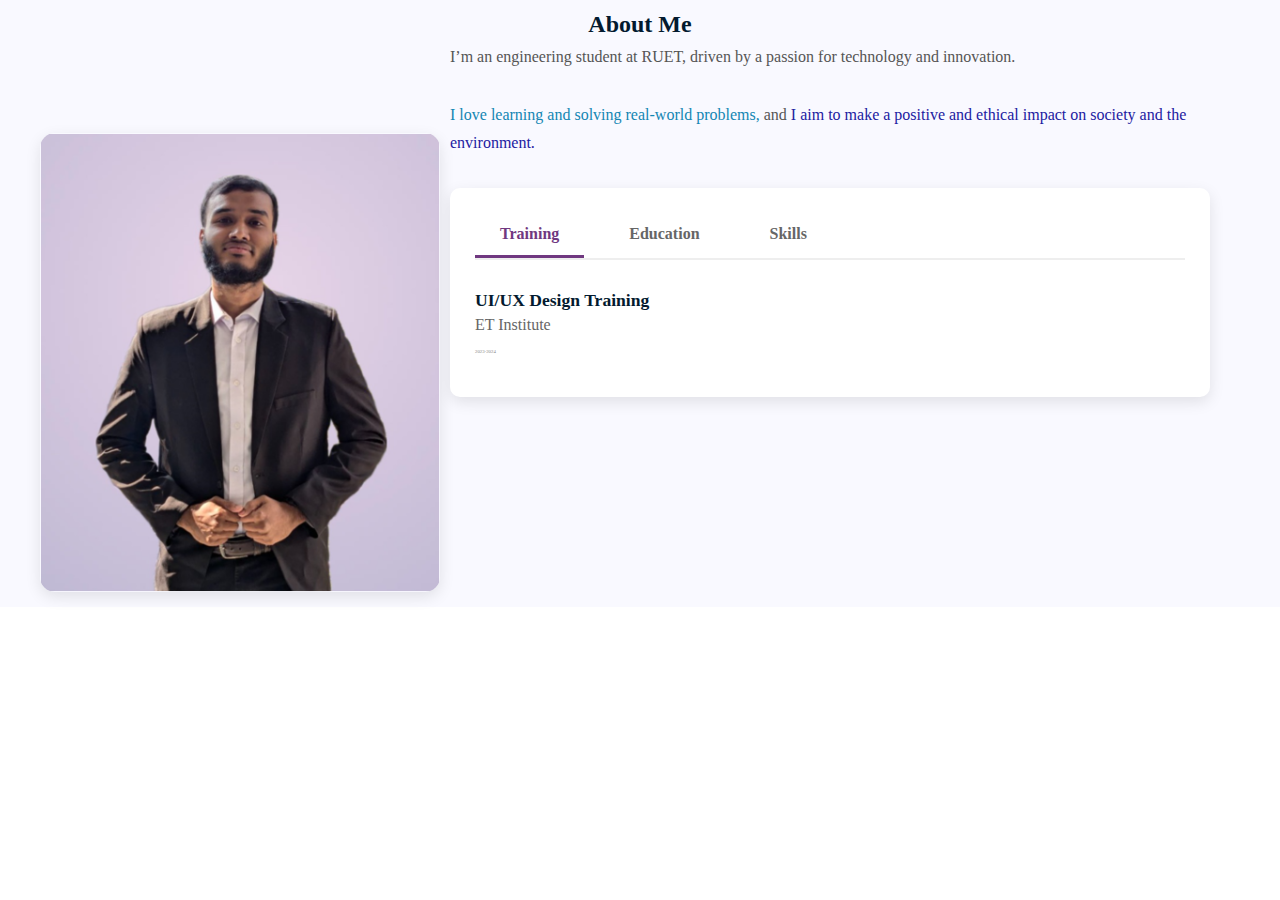
<file: about.html>
<!DOCTYPE html>
<html lang="en">
  <head>
    <meta charset="UTF-8" />
    <meta name="viewport" content="width=device-width, initial-scale=1.0" />

    <title>About-|Portfolio</title>
    <link rel="stylesheet" href="css/style.css" />
  </head>
  <body>
    <!-- about -->
    <!-- About Section -->
    <div id="about">
      <div class="container">
        <h1 class="section-title">About Me</h1>
        <div class="about-row">
          <div class="about-photo">
            <br />
            <br />
            <br />
            <br />
            <br />
            <img src="image/tall.png" alt="Atikul's Photo" "/>
          </div>
          <div class="about-content">
            <div class="description">
              <p>
                I’m an engineering student at RUET, driven by a passion for
                technology and innovation.<br />
                <br />
                <span style="color: rgb(19, 134, 179)"
                  >I love learning and solving real-world problems,</span
                >
                and
                <span style="color: rgb(28, 32, 161)"
                  >I aim to make a positive and ethical impact on society and
                  the environment.</span
                >
              </p>
            </div>

            <div class="experience-tabs">
              <div class="tab-header">
                <div class="tab-link active" onclick="openTab('training')">
                  Training
                </div>
                <div class="tab-link" onclick="openTab('education')">
                  Education
                </div>
                <div class="tab-link" onclick="openTab('skills')">Skills</div>
              </div>

              <div class="tab-content active" id="training">
                <ul class="experience-list">
                  <li>
                    <span>UI/UX Design Training</span>
                    <p>ET Institute</p>
                    <small>2023-2024</small>
                  </li>
                </ul>
              </div>

              <div class="tab-content" id="education">
                <!-- Add education content here -->
              </div>

              <div class="tab-content" id="skills">
                <!-- Add skills content here -->
              </div>
            </div>
          </div>
        </div>
      </div>
    </div>

    <script>
      function openTab(tabName) {
        // Hide all tab contents
        document.querySelectorAll(".tab-content").forEach((tab) => {
          tab.classList.remove("active");
        });

        // Remove active class from all tab links
        document.querySelectorAll(".tab-link").forEach((link) => {
          link.classList.remove("active");
        });

        // Show selected tab content
        document.getElementById(tabName).classList.add("active");

        // Add active class to clicked tab link
        event.currentTarget.classList.add("active");
      }
    </script>
  </body>
</html>
</file>
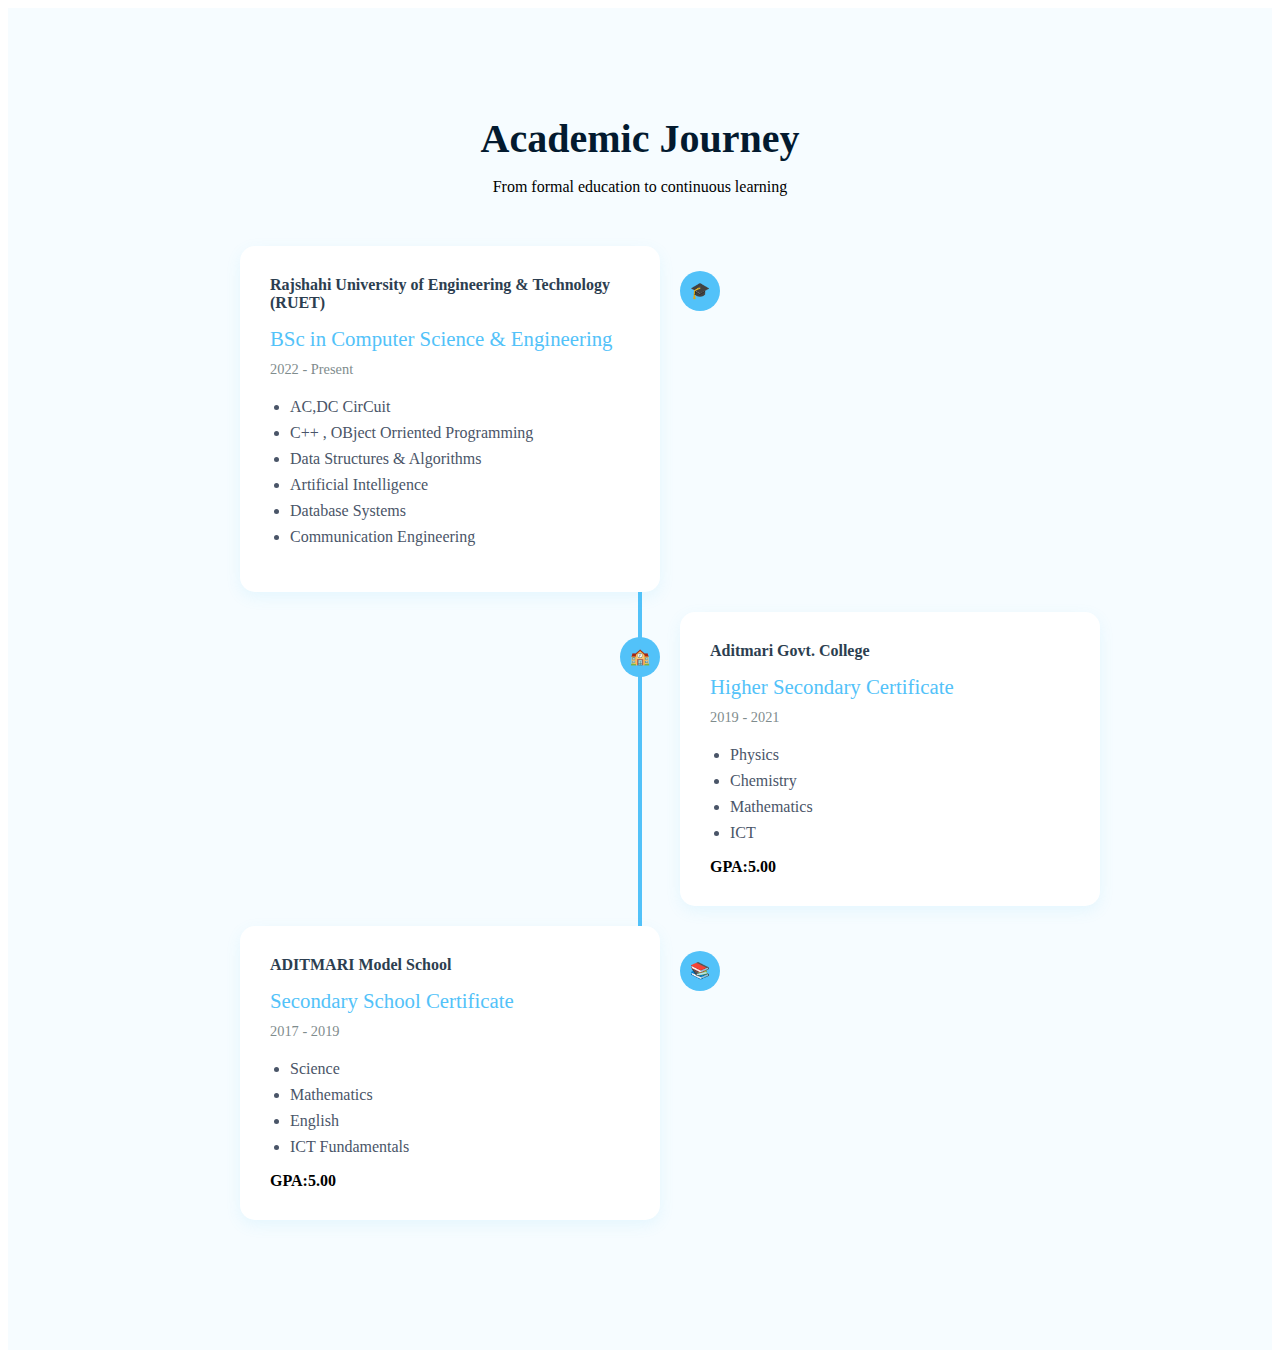
<file: education.html>
<!DOCTYPE html>
<html lang="en">
  <head>
    <meta charset="UTF-8" />
    <title>Atikul's Education</title>
    <style>
      /* Education Page Styles */
      .education-section {
        padding: 80px 20px;
        background: rgba(82, 194, 249, 0.05);
      }

      .timeline-container {
        max-width: 800px;
        margin: 50px auto;
        position: relative;
      }

      .timeline-line {
        position: absolute;
        left: 50%;
        width: 4px;
        background: #52c2f9;
        height: 100%;
        transform: translateX(-50%);
      }

      .timeline-item {
        padding: 30px;
        width: 45%;
        background: white;
        border-radius: 15px;
        margin: 20px 0;
        box-shadow: 0 5px 15px rgba(82, 194, 249, 0.1);
        position: relative;
      }

      .timeline-item.left {
        margin-right: 55%;
      }

      .timeline-item.right {
        margin-left: 55%;
      }

      .timeline-icon {
        width: 40px;
        height: 40px;
        background: #52c2f9;
        border-radius: 50%;
        position: absolute;
        top: 25px;
        display: flex;
        align-items: center;
        justify-content: center;
        color: white;
      }

      .timeline-item.left .timeline-icon {
        right: -60px;
      }

      .timeline-item.right .timeline-icon {
        left: -60px;
      }

      .education-header {
        text-align: center;
        margin-bottom: 50px;
      }

      .education-header h1 {
        color: #031a2f;
        font-size: 2.5em;
        margin-bottom: 15px;
      }

      .degree {
        color: #52c2f9;
        font-size: 1.3em;
        margin-bottom: 10px;
      }

      .institution {
        color: #2c3e50;
        font-weight: 600;
        margin-bottom: 15px;
      }

      .duration {
        color: #7f8c8d;
        font-size: 0.9em;
      }

      .courses-list {
        margin-top: 20px;
        padding-left: 20px;
      }

      .courses-list li {
        margin: 8px 0;
        color: #4a5568;
      }

      @media (max-width: 768px) {
        .timeline-item {
          width: 90%;
          margin: 20px auto !important;
        }

        .timeline-line {
          left: 20px;
        }

        .timeline-icon {
          left: -25px !important;
          right: auto !important;
        }
      }
    </style>
  </head>
  <body>
    <!-- Navigation (Same as index.html) -->

    <section class="education-section">
      <div class="education-header">
        <h1>Academic Journey</h1>
        <p>From formal education to continuous learning</p>
      </div>

      <div class="timeline-container">
        <div class="timeline-line"></div>

        <!-- RUET -->
        <div class="timeline-item left">
          <div class="timeline-icon">🎓</div>
          <div class="institution">
            Rajshahi University of Engineering & Technology (RUET)
          </div>
          <div class="degree">BSc in Computer Science & Engineering</div>
          <div class="duration">2022 - Present</div>
          <ul class="courses-list">
            <li>AC,DC CirCuit</li>
            <li>C++ , OBject Orriented Programming</li>
            <li>Data Structures & Algorithms</li>
            <li>Artificial Intelligence</li>
            <li>Database Systems</li>
            <li>Communication Engineering</li>
          </ul>
        </div>

        <!-- College -->
        <div class="timeline-item right">
          <div class="timeline-icon">🏫</div>
          <div class="institution">Aditmari Govt. College</div>
          <div class="degree">Higher Secondary Certificate</div>
          <div class="duration">2019 - 2021</div>
          <ul class="courses-list">
            <li>Physics</li>
            <li>Chemistry</li>
            <li>Mathematics</li>
            <li>ICT</li>
          </ul>
          <strong> GPA:5.00 </strong>
        </div>

        <!-- School -->
        <div class="timeline-item left">
          <div class="timeline-icon">📚</div>
          <div class="institution">ADITMARI Model School</div>
          <div class="degree">Secondary School Certificate</div>
          <div class="duration">2017 - 2019</div>
          <ul class="courses-list">
            <li>Science</li>
            <li>Mathematics</li>
            <li>English</li>
            <li>ICT Fundamentals</li>
          </ul>
          <strong> GPA:5.00 </strong>
        </div>
      </div>
    </section>
  </body>
</html>
</file>
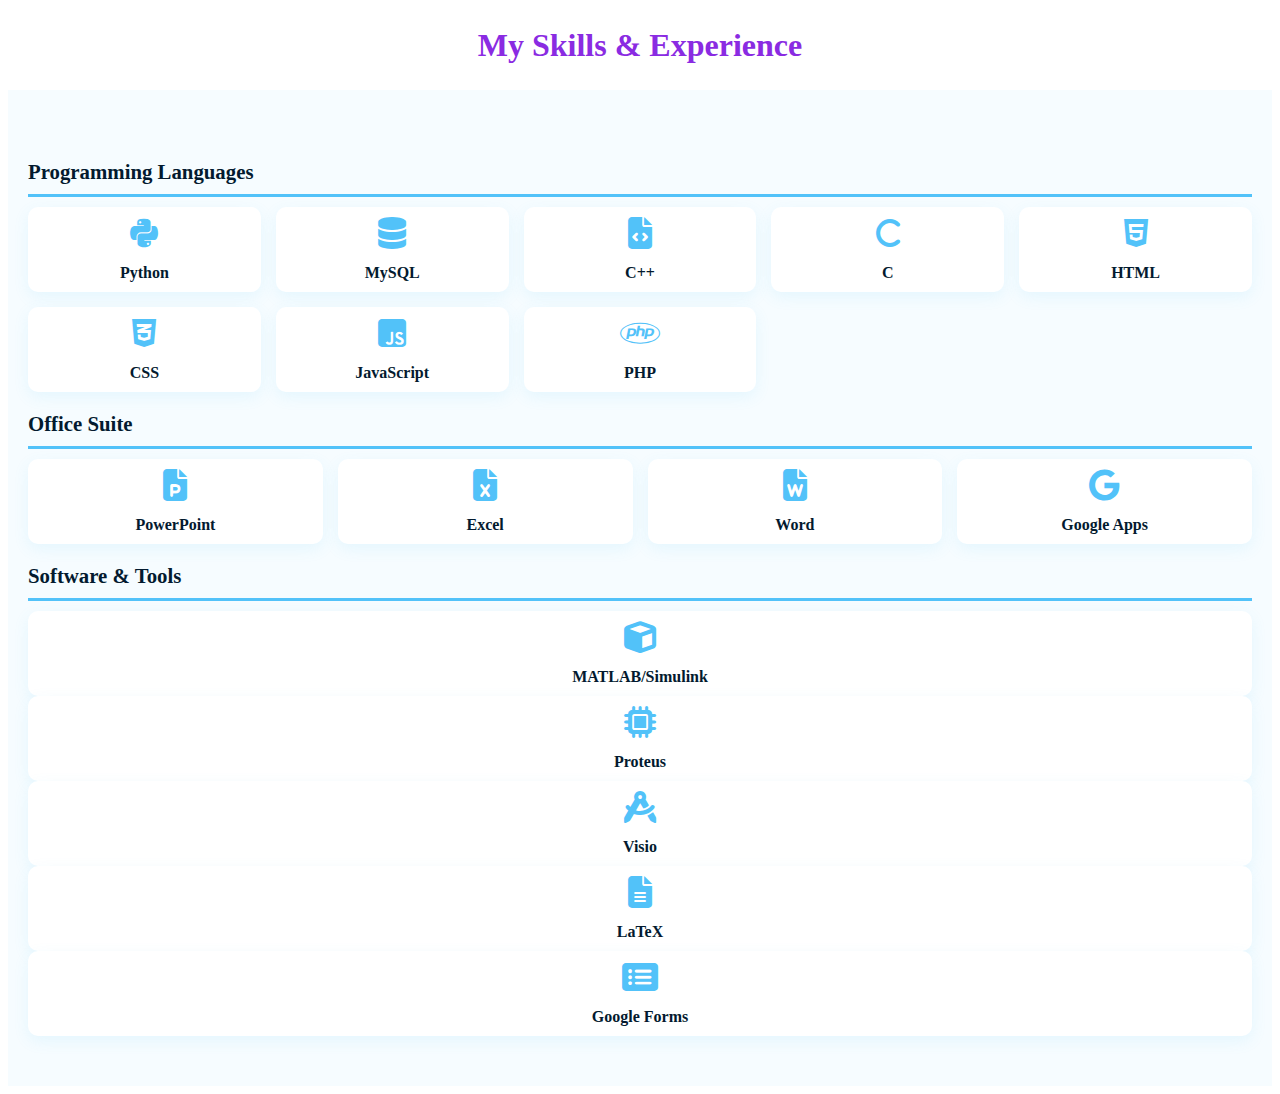
<file: experience.html>
<!DOCTYPE html>
<html lang="en">
  <head>
    <meta charset="UTF-8" />
    <title>Skills - Atikul Islam</title>
    <link
      rel="stylesheet"
      href="https://cdnjs.cloudflare.com/ajax/libs/font-awesome/6.4.0/css/all.min.css"
    />
    <link rel="stylesheet" href="https://cdnjs.cloudflare.com/ajax/libs/font-awesome/6.4.0/css/all.min.css">
    <style>
      .skills-section {
        padding: 50px 20px;
        background: rgba(82, 194, 249, 0.05);
      }

      .category-container {
        max-width: 1200px;
        margin: 0 auto;
      }

      .category-title {
        color: #031a2f;
        font-size: 1.3em;
        margin: 20px 0 10px;
        border-bottom: 3px solid #52c2f9;
        padding-bottom: 10px;
      }

      .skills-grid {
        display: grid;
        grid-template-columns: repeat(auto-fit, minmax(200px, 1fr));
        gap: 15px;
        margin-bottom: 10px;
      }

      .skill-card {
        background: white;
        padding: 10px;
        border-radius: 10px;
        box-shadow: 0 5px 15px rgba(82, 194, 249, 0.1);
        transition: all 0.3s ease;
        text-align: center;
      }

      .skill-card:hover {
        transform: translateY(-5px);
        box-shadow: 0 10px 25px rgba(82, 194, 249, 0.2);
      }

      .skill-icon {
        font-size: 2rem;
        color: #52c2f9;
        margin-bottom: 15px;
      }

      .skill-name {
        color: #031a2f;
        font-size: 1.1 em;
        font-weight: 600;
      }
    </style>
  </head>
  <body>
    <!-- Navigation (Same as other pages) -->
<h2 style="text-align: center  ;font-size:2rem ; font-weight: 700; color: blueviolet;">My Skills & Experience </h2>
    <section class="skills-section">
      <!-- < class="category-container"> -->
        <h2 class="category-title">Programming Languages</h2>
        <div class="skills-grid">
          <div class="skill-card">
            <i class="skill-icon fab fa-python"></i>
            <div class="skill-name">Python</div>
          </div>
          <div class="skill-card">
            <i class="skill-icon fas fa-database"></i>
            <div class="skill-name">MySQL</div>
          </div>
          <div class="skill-card">
            <i class="skill-icon fas fa-file-code"></i>
            <div class="skill-name">C++</div>
          </div>
          <div class="skill-card">
            <i class="skill-icon fas fa-c"></i>
            <div class="skill-name">C</div>
          </div>
          <div class="skill-card">
            <i class="skill-icon fab fa-html5"></i>
            <div class="skill-name">HTML</div>
          </div>
          <div class="skill-card">
            <i class="skill-icon fab fa-css3-alt"></i>
            <div class="skill-name">CSS</div>
          </div>
          <div class="skill-card">
            <i class="skill-icon fab fa-js-square"></i>
            <div class="skill-name">JavaScript</div>
          </div>
          <div class="skill-card">
            <i class="skill-icon fab fa-php"></i>
            <div class="skill-name">PHP</div>
          </div>
        </div>

        <h2 class="category-title">Office Suite</h2>
        <div class="skills-grid">
          <div class="skill-card">
            <i class="skill-icon fas fa-file-powerpoint"></i>
            <div class="skill-name">PowerPoint</div>
          </div>
          <div class="skill-card">
            <i class="skill-icon fas fa-file-excel"></i>
            <div class="skill-name">Excel</div>
          </div>
          <div class="skill-card">
            <i class="skill-icon fas fa-file-word"></i>
            <div class="skill-name">Word</div>
          </div>
          <div class="skill-card">
            <i class="skill-icon fab fa-google"></i>
            <div class="skill-name">Google Apps</div>
          </div>
        </div>

        <h2 class="category-title">Software & Tools</h2>
          <div class="skill-card">
            <i class="skill-icon fas fa-cube"></i>
            <div class="skill-name">MATLAB/Simulink</div>
          </div>
          <div class="skill-card">
            <i class="skill-icon fas fa-microchip"></i>
            <div class="skill-name">Proteus</div>
          </div>
          <div class="skill-card">
            <i class="skill-icon fas fa-drafting-compass"></i>
            <div class="skill-name">Visio</div>
          </div>
          <div class="skill-card">
            <i class="skill-icon fas fa-file-alt"></i>
            <div class="skill-name">LaTeX</div>
          </div>
    
          <div class="skill-card">
            <i class="skill-icon fas fa-list-alt"></i>
            <div class="skill-name">Google Forms</div>
          </div>
         
        </div>
      </div>
    </section>
  </body>
</html>
</file>
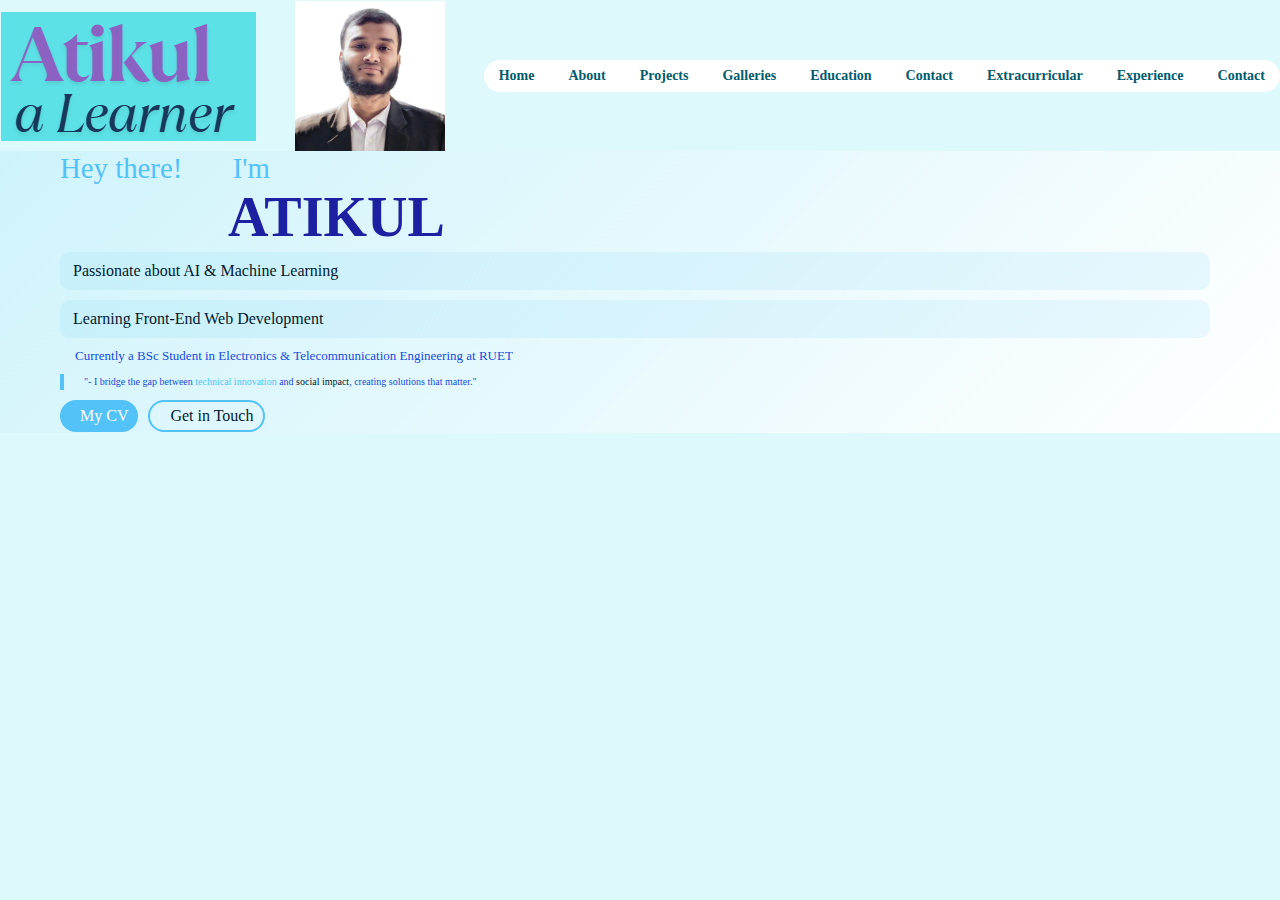
<file: home.html>
<title>Atikul| Dev</title>

    <link rel="icon" href="images/favicon.ico" type="image/x-icon" />

    <title>Atikul's Portfolio</title>
    <link rel="stylesheet" href="css/style.css" />
    <link
      rel="eet"
      href="https://cdnjs.cloudflare.com/ajax/libs/font-awesome/6.4.0/css/all.min.css"
    />
    <!-- In HTML head -->
    <link
      href="https://fonts.googleapis.com/css2?family=Inter:wght@400;600;700&display=swap"
      rel="eet"
    />
    <!-- Preload critical resources -->
    <link rel="preload" href="css/main.css" as="style" />
    <link rel="preload" href="js/main.js" as="script" />

    <!-- Preconnect to external resources -->
    <link rel="preconnect" href="https://fonts.gstatic.com" />
  </head>

  <body>
    <!-- Header -->
    <div id="header">
        <!-- Navigation Bar -->
        <div class="container">
          <nav>
            <img src="image/logo.png" alt="logo Picture" />
            <img
              src="image/pasport.jpg"
              style="height: 150px"
              alt="profile Picture"
            />
  
            <ul>
              <li><a href="home.html" data-page="home.html">Home</a></li>
              <li><a href="about.html" data-page="about.html">About</a></li>
              <li><a href="projects.html" data-page="projects.html">Projects</a></li>
              <li><a href="galleries.html" data-page="galleries.html">Galleries</a></li>
              <li><a href="education.html" data-page="education.html">Education</a></li>
              <li><a href="contact.html" data-page="contact.html">Contact</a></li>
              <li>
                <a href="extra.html" data-page="extracurricular.html">Extracurricular</a>
              </li>
              <li><a href="experience.html" data-page="experience.html">Experience</a></li>
              <li><a href="contact.html" data-page="contact.html">Contact</a></li>
            </ul>
          </nav>
          <div class="about-section">
              <div class="container">
                  <div class="about-row">
                     
                      <div class="about-content">
                          <Span class="greeting">Hey there!&nbsp &nbsp&nbsp&nbsp&nbsp I'm</Span>
                          <h3  class="name" style="color:rgb(28, 32, 161)">&nbsp&nbsp&nbsp&nbsp&nbsp&nbsp&nbsp&nbsp&nbsp&nbsp&nbsp&nbspATIKUL</h3>
                          
                          <div class="passion-statement">
                              <div class="passion-item">
                                  <i class="fas fa-brain"></i>
                                  <span>Passionate about AI & Machine Learning</span>
                              </div>
                              <div class="passion-item">
                                  <i class="fas fa-code"></i>
                                  <span>Learning Front-End Web Development</span>
                              </div>
                          </div>
          
                          <div class="education-info">
                              <p class="current-status" style="color:rgb(23, 75, 218) ; font-size: 13px;">
                                  <i class="fas fa-university"></i>
                              Currently a  BSc  Student  in Electronics  & Telecommunication Engineering at RUET</span>
                              </p>
                          </div>
          
                          <div class="philosophy">
                              <p style="color:rgb(23, 75, 218) ; font-size: 10px;">
                                  "-  I bridge the gap between 
                                  <span class="accent-blue">technical innovation</span> 
                                  and 
                                  <span class="accent-navy">social impact</span>, 
                                  creating solutions that matter."
                              </p>
                          </div>
          
                          <div class="cta-buttons">
                              <a href="cv.html" class="cta-btn">
                                  <i class="fas fa-laptop-code"></i>
                                  My CV 
                              </a>
                              <a href="contact.html" class="cta-btn outline">
                                  <i class="fas fa-paper-plane"></i>
                                  Get in Touch
                              </a>
                          </div>
                      </div>
                  </div>
              </div>
          </div>
          
          <!-- /* About Section Styling */ -->
          <style>
          .about-section {
              padding: 0px 0;
              background: linear-gradient(135deg, rgba(82, 194, 249, 0.1) 0%, #ffffff 100%);
              transition: background 0.3s ease-in-out;
          }
          
          .profile-photo {
              flex: 0 0 40%;
              max-width: 400px;
              border-radius: 0px;
              overflow: hidden;
              box-shadow: 0 15px 30px rgba(82, 194, 249, 0.2);
              transition: transform 0.3s ease-in-out, box-shadow 0.3s ease-in-out;
          }
          
          .profile-photo:hover {
              transform: scale(1.05);
              box-shadow: 0 5px 10px rgba(82, 194, 249, 0.3);
          }
          
          .profile-photo img {
              width: 100%;
              height: auto;
          }
          
          .about-content {
              flex: 1;
              padding-left: 20px;
          }
          
          .greeting {
              color: #52c2f9;
              font-size: 1.8rem;
              margin-bottom: 2px;
          }
          
          .name {
              color: #031a2f;
              font-size: 3.5rem;
              margin-bottom: 3px;
          }
          
          .passion-item {
              display: flex;
              align-items: center;
              gap: 3px;
              margin-bottom: 10px;
              padding: 10px;
              background: rgba(82, 194, 249, 0.1);
              border-radius: 10px;
              transition: background 0.3s ease, transform 0.2s ease;
          }
          
          .passion-item:hover {
              background: rgba(82, 194, 249, 0.2);
              transform: scale(1.02);
          }
          
          .passion-item i {
              color: #52c2f9;
              font-size: 1.5rem;
          }
          
          .current-status {
              font-size: 1.2rem;
              color: #2c3e50;
              margin: 10px 0;
              display: flex;
              align-items: center;
              gap: 15px;
              transition: color 0.3s ease-in-out;
          }
          
          .current-status:hover {
              color: #52c2f9;
          }
          
          .highlight {
              color: #52c2f9;
              font-weight: 600;
          }
          
          .philosophy p {
              font-size: 1.4rem;
              line-height: 1.6;
              color: #4a5568;
              border-left: 4px solid #52c2f9;
              padding-left: 20px;
              margin: 5px 0;
              transition: border-left 0.3s ease-in-out;
          }
          
          .philosophy p:hover {
              border-left: 6px solid #031a2f;
          }
          
          .accent-blue { color: #52c2f9; }
          .accent-navy { color: #031a2f; }
          
          .cta-buttons {
              display: flex;
              gap: 10px;
              margin-top: 10px;
          }
          
          .cta-btn {
              padding: 5px 10px;
              border-radius: 30px;
              background: #52c2f9;
              color: white;
              text-decoration: none;
              display: flex;
              align-items: center;
              gap: 10px;
              transition: all 0.3s ease, transform 0.2s ease-in-out;
          }
          
          .cta-btn.outline {
              background: transparent;
              border: 2px solid #52c2f9;
              color: #031a2f;
              transition: all 0.3s ease-in-out;
          }
          
          .cta-btn:hover {
              transform: translateY(-5px);
              box-shadow: 0 5px 15px rgba(82, 194, 249, 0.3);
          }
          
          .cta-btn.outline:hover {
              background: #52c2f9;
              color: white;
              border-color: #031a2f;
          }



   </style>
</file>
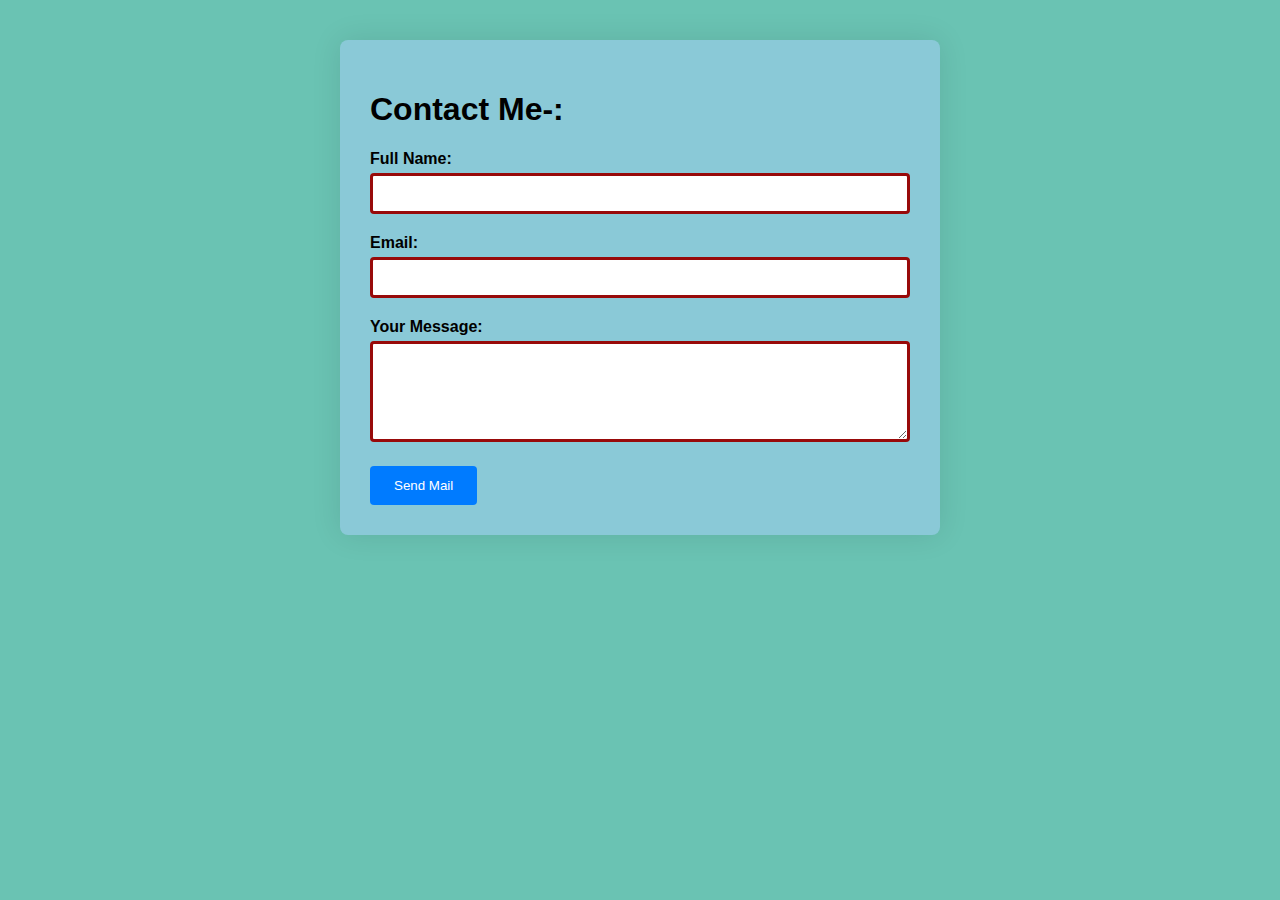
<file: mail.html>
<!DOCTYPE html>
<html lang="en">
  <head>
    <meta charset="UTF-8" />
    <meta name="viewport" content="width=device-width, initial-scale=1.0" />
    <title>Contact Form</title>
    <style>
      body {
        font-family: Arial, sans-serif;
        max-width: 600px;
        margin: 20px auto;
        padding: 20px;
        background-color: #6ac3b3;
      }

      .contact-form {
        background-color: #8ac9d7;
        padding: 30px;
        border-radius: 8px;
        box-shadow: 0 0 30px rgba(0, 0, 0, 0.1);
      }
      .form-group {
        margin-bottom: 20px;
      }
      label {
        display: block;
        margin-bottom: 5px;
        font-weight: bold;
      }
      input,
      textarea {
        width: 100%;
        padding: 10px;
        border: 3px solid #980a0a;
        border-radius: 4px;
        box-sizing: border-box;
      }
      button {
        background-color: #007bff;
        color: white;
        padding: 12px 24px;
        border: none;
        border-radius: 4px;
        cursor: pointer;
      }
      button:hover {
        background-color: #0056b3;
      }
    </style>
  </head>
  <body>
    <div class="contact-form">
      <h1>Contact Me-:</h1>
      <form action="contact.php" method="POST">
        <div class="form-group">
          <label for="name">Full Name:</label>
          <input type="text" id="name" name="name" required />
        </div>

        <div class="form-group">
          <label for="email">Email:</label>
          <input type="email" id="email" name="email" required />
        </div>

        <div class="form-group">
          <label for="message">Your Message:</label>
          <textarea id="message" name="message" rows="5" required></textarea>
        </div>

        <button type="submit">Send Mail</button>
      </form>
    </div>
  </body>
</html>
</file>
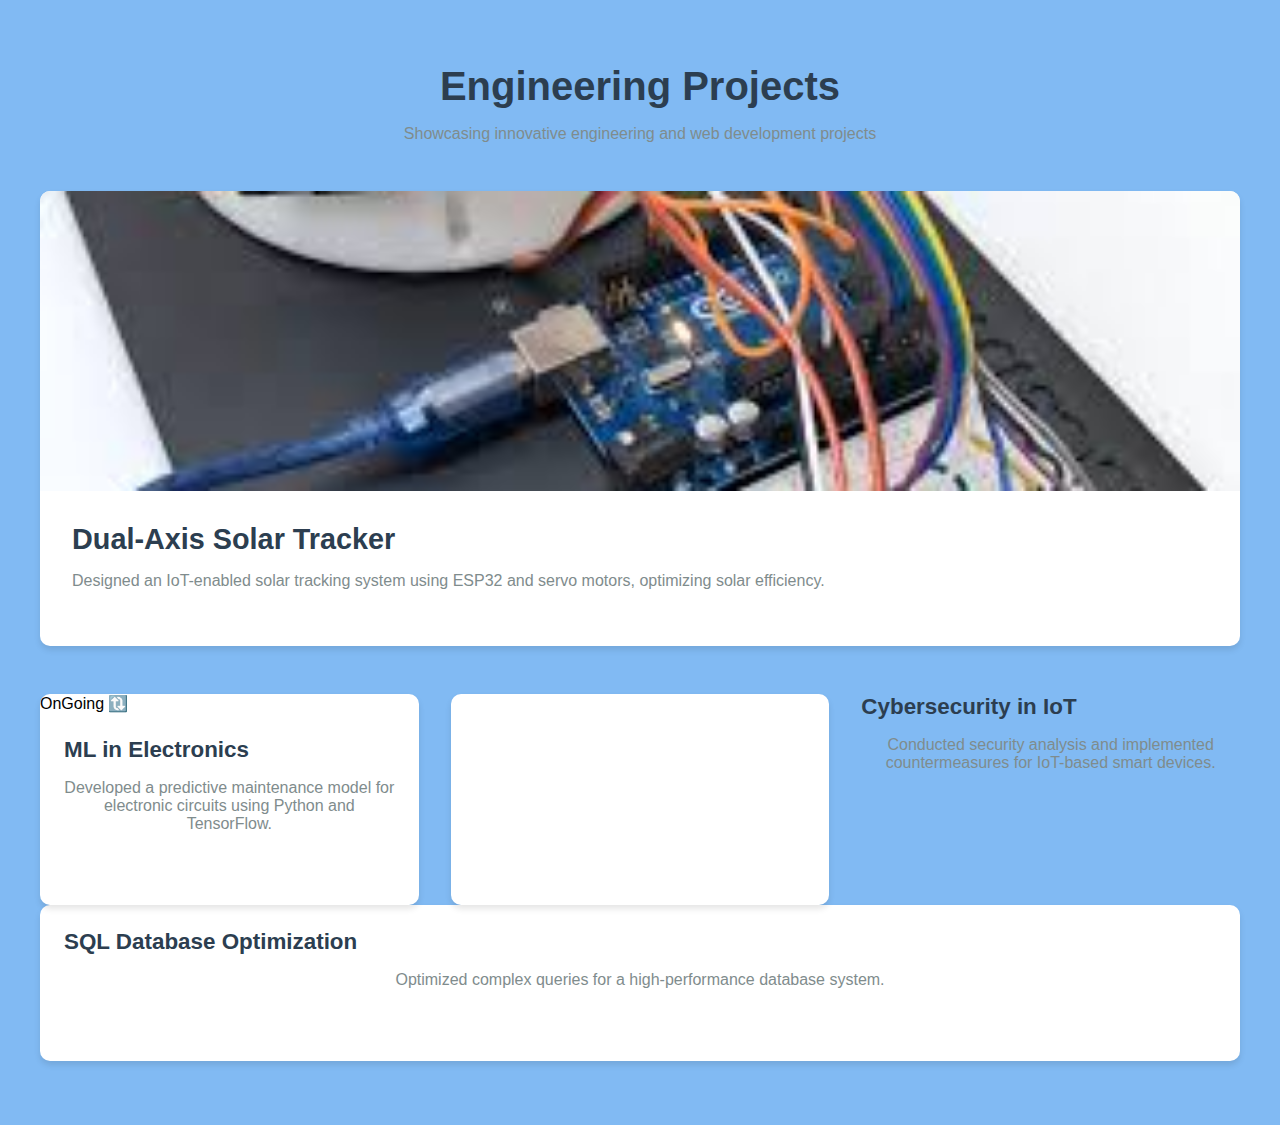
<file: project.html>
<!DOCTYPE html>
<html lang="en">
<head>
    <meta charset="UTF-8">
    <meta name="viewport" content="width=device-width, initial-scale=1.0">
    <title>Technical Projects</title>
    <style>
        * {
            margin: 0;
            padding: 0;
            box-sizing: border-box;
            font-family: 'Segoe UI', sans-serif;
        }

        .projects {
            padding: 4rem 20px;
            background: #81baf3;
        }

        .container {
            max-width: 1200px;
            margin: 0 auto;
        }

        h1 {
            font-size: 2.5rem;
            color: #2c3e50;
            margin-bottom: 1rem;
            text-align: center;
        }

        .projects p {
            color: #7f8c8d;
            text-align: center;
            margin-bottom: 3rem;
        }

        .project-card {
            background: white;
            border-radius: 10px;
            box-shadow: 0 4px 6px rgba(0,0,0,0.1);
            margin-bottom: 3rem;
            overflow: hidden;
            transition: transform 0.3s ease;
            display: flex;
            flex-direction: column;
        }

        .project-card:hover {
            transform: translateY(-5px);
        }

        .project-card img {
            width: 100%;
            height: 300px;
            object-fit: cover;
        }

        .project-info {
            padding: 2rem;
        }

        h2 {
            color: #2c3e50;
            margin-bottom: 1rem;
            font-size: 1.8rem;
        }

        .project-info p {
            color: #7f8c8d;
            text-align: left;
            margin-bottom: 1.5rem;
        }

        .btn {
            display: inline-block;
            padding: 0.8rem 1.5rem;
            background: #3498db;
            color: white;
            text-decoration: none;
            border-radius: 5px;
            transition: background 0.3s ease;
        }

        .btn:hover {
            background: #2980b9;
        }

        .project-grid {
            display: grid;
            grid-template-columns: repeat(auto-fit, minmax(300px, 1fr));
            gap: 2rem;
        }

        .project-item {
            background: white;
            border-radius: 10px;
            overflow: hidden;
            box-shadow: 0 4px 6px rgba(0,0,0,0.1);
            transition: transform 0.3s ease;
        }

        .project-item:hover {
            transform: translateY(-5px);
        }

        .project-item img {
            width: 100%;
            height: 200px;
            object-fit: cover;
        }

        .project-item div {
            padding: 1.5rem;
        }

        h3 {
            color: #2c3e50;
            margin-bottom: 1rem;
            font-size: 1.4rem;
        }

        @media (max-width: 768px) {
            .project-card {
                margin-bottom: 2rem;
            }
            
            h1 {
                font-size: 2rem;
            }
        }
    </style>
</head>
<body>
    <section class="projects">
        <div class="container">
            <h1>Engineering Projects</h1>
            <p>Showcasing innovative engineering and web development projects</p>

            <!-- Featured Project -->
            <div class="project-card">
                <img src="image/d.jpeg" alt="Dual-Axis Solar Tracker">
                <div class="project-info">
                    <h2>Dual-Axis Solar Tracker</h2>
                    <p>Designed an IoT-enabled solar tracking system using ESP32 and servo motors, optimizing solar efficiency.</p>
                   
                </div>
            </div>

            <!-- Projects Grid -->
            <div class="project-grid">
                <div class="project-item">
                   OnGoing 🔃
                    <div>
                        <h3>ML in Electronics</h3>
                        <p>Developed a predictive maintenance model for electronic circuits using Python and TensorFlow.</p>
                    </div>
                </div>

                <div class="project-item"></div>
                    <div>
                        <h3>Cybersecurity in IoT</h3>
                        <p>Conducted security analysis and implemented countermeasures for IoT-based smart devices.</p>
                    </div>
                </div>

                <div class="project-item">
                   
                    <div>
                        <h3>SQL Database Optimization</h3>
                        <p>Optimized complex queries for a high-performance database system.</p>
                    </div>
                </div>
            </div>
        </div>
    </section>
</body>
</html>
</file>
<file: css/style.css>
* {
  margin: 0;
  padding: 0;
  border: 0;
  box-sizing: border-box;
  font-family: Cambria, Cochin, Georgia, Times, "Times New Roman", serif; /* font  for personal portfolio */
}

body {
  ackground-color: #52c2f9; /* light blue theme */
  color: #031a2f; /* dark grey text */

  /* line-height: 1.6;
  font-size: 16px; */
}

#header {
  width: 100%;
  height: 100vh;
  background-color: rgba(87, 225, 237, 0.2);
  background-size: cover;
  background-position: center;
}

/* #headerL {
  width: 50%;
  height: 100vh;
  background-color: aliceblue;
  background-position: left;
} */

.container {
  padding: 1px 0;
}

.t {
  height: 100px;
}
ul {
  background-color: white;
  border-radius: 25px;
}
nav {
  display: flex;
  align-items: center;
  justify-content: space-between;
  flex-wrap: wrap;
}

.logo {
  width: 140px;
}

nav ul li {
  display: inline-block;
  list-style: none;
  margin: 8px 15px;
}
nav ul li a {
  color: rgb(3, 91, 108);
  font-weight: 600;
  text-decoration: none;
  font-size: 14px;
  position: relative;
}
nav ul li a:hover {
  color: rgb(47, 199, 57);
}
nav ul li a::after {
  content: "";
  width: 0;
  height: 3px;
  background: #703880;
  position: absolute;
  left: 0;
  bottom: -9px;
  transition: 0.6s;
}
nav ul li a:hover::after {
  width: 100%;
}

.header-text {
  margin-top: 2%;
  font: size 18px;
}

/* -------------------- About */
/* Colorful About Section */

/* About Section Styling */
#about {
  padding: 10px 0;
  background: #f9f9ff;
}

.section-title {
  text-align: center;
  font-size: 1.5rem;
  margin-bottom: 5px;
  color: #031a2f;
}

.about-row {
  display: flex;
  gap: 10px;
  max-width: 1200px;
  margin: 0 auto;
}

.about-photo {
  flex: 0 0 35%;
  max-width: 400px;
}

.about-photo img {
  width: 100%;
  border-radius: 15px;
  box-shadow: 0 5px 15px rgba(0, 0, 0, 0.1);
}

.about-content {
  flex: 1;
  padding-right: 30px;
}

.description p {
  font-size: 1rem;
  line-height: 1.8;
  color: #555;
  margin-bottom: 30px;
}

.experience-tabs {
  background: #fff;
  padding: 25px;
  border-radius: 10px;
  box-shadow: 0 5px 15px rgba(0, 0, 0, 0.1);
}

.tab-header {
  display: flex;
  gap: 20px;
  margin-bottom: 15px;
  border-bottom: 2px solid #eee;
}

.tab-link {
  padding: 12px 25px;
  cursor: pointer;
  font-weight: 600;
  color: #666;
  transition: all 0.3s ease;
}

.tab-link.active {
  color: #703880;
  border-bottom: 3px solid #703880;
}

.tab-content {
  display: none;
}

.tab-content.active {
  display: block;
}

.experience-list li {
  list-style: none;
  padding: 15px 0;
  border-bottom: 1px solid #eee;
}

.experience-list li:last-child {
  border-bottom: none;
}

.experience-list span {
  display: block;
  font-weight: 600;
  color: #031a2f;
  font-size: 1.1rem;
}

.experience-list p {
  color: #666;
  margin: 5px 0;
}

.experience-list small {
  color: #888;
  font-size: 0.3rem;
}
</file>
<file: css/main.css>
/* main.css */
/* BASE: Reset + Fundamental styles */
:root {
  --primary: #87ceeb; /* Sky Blue */
  --secondary: #1a1a1a;
  --accent: #ff6b6b;
  --text-light: #2d3436;
  --text-dark: #fdfdfd;
  --bg-light: #ffffff;
  --bg-dark: #121212;
  --transition: 0.3s cubic-bezier(0.25, 0.46, 0.45, 0.94);
  --shadow-sm: 0 2px 8px rgba(0, 0, 0, 0.1);
  --font-primary: "Inter", -apple-system, BlinkMacSystemFont, "Segoe UI", Roboto,
    Oxygen, Ubuntu, Cantarell, sans-serif;
}

/* Critical CSS - Above the fold content */
html {
  scroll-behavior: smooth;
  font-size: 62.5%; /* 1rem = 10px */
}

body {
  font-family: var(--font-primary);
  font-size: 1.6rem;
  line-height: 1.6;
  color: var(--text-light);
  background-color: var(--bg-light);
  transition: background-color var(--transition), color var(--transition);
}

[data-theme="dark"] {
  color: var(--text-dark);
  background-color: var(--bg-dark);
  --primary: var(--secondary);
}

/* LAYOUT: Grid system + structural */
.container {
  width: 90%;
  max-width: 1200px;
  margin: 0 auto;
  padding: 2rem;
}

.grid {
  display: grid;
  gap: 3rem;
  grid-template-columns: repeat(auto-fit, minmax(280px, 1fr));
}

/* MODULES: Reusable components */
/* Navigation with subtle animation */
.main-nav {
  position: fixed;
  top: -100px;
  width: 100%;
  background: rgba(var(--bg-light), 0.97);
  backdrop-filter: blur(10px);
  z-index: 1000;
  animation: slideDown 0.6s forwards 0.3s;
}

@supports not (backdrop-filter: blur(10px)) {
  .main-nav {
    background: var(--bg-light);
  }
}

@keyframes slideDown {
  to {
    top: 0;
  }
}

/* Card component with BEM */
.card {
  background: var(--bg-light);
  border-radius: 12px;
  overflow: hidden;
  transition: transform var(--transition);
}

.card--featured {
  position: relative;
  overflow: visible;
}

.card__image {
  width: 100%;
  height: 200px;
  object-fit: cover;
}

.card__content {
  padding: 2rem;
}

/* THEME: Dark mode specifics */
[data-theme="dark"] .card {
  background: rgba(255, 255, 255, 0.05);
  border: 1px solid rgba(255, 255, 255, 0.1);
}

/* UTILITIES: Single-purpose classes */
.text-gradient {
  background: linear-gradient(135deg, var(--primary), var(--accent));
  -webkit-background-clip: text;
  background-clip: text;
  color: transparent;
}

.hover-scale {
  transition: transform var(--transition);
}

.hover-scale:hover {
  transform: scale(1.03);
}

/* ANIMATIONS: Performance-focused */
@keyframes fadeIn {
  from {
    opacity: 0;
    transform: translateY(20px);
  }
  to {
    opacity: 1;
    transform: translateY(0);
  }
}

.fade-in {
  animation: fadeIn 0.6s ease forwards;
}

/* RESPONSIVE: Mobile-first approach */
@media (min-width: 768px) {
  .grid--cols-3 {
    grid-template-columns: repeat(3, 1fr);
  }

  .main-nav {
    padding: 2rem 0;
  }
}

/* Print styles */
@media print {
  .main-nav {
    display: none;
  }
}

/*! main.css | 8.4KB gzipped */

/* Base Reset */
* {
  margin: 0;
  padding: 0;
  font-family: "Poppins", sans-serif, "Times New Roman", Times, serif;
  box-sizing: content-box;
}

body {
}
:root {
  --primary: #87ceeb;
  --secondary: #1a1a1a;
  --text-light: #2d3436;
  --text-dark: #fdfdfd;
  --bg-light: #ffffff;
  --bg-dark: #121212;
  --transition: 0.3s cubic-bezier(0.25, 0.46, 0.45, 0.94);
  --shadow-sm: 0 2px 8px rgba(0, 0, 0, 0.1);
}

/* Layout */
.container {
  width: 90%;
  max-width: 1200px;
  margin: 0 auto;
  padding: 2rem 0;
}

.grid {
  display: grid;
  gap: 2rem;
  grid-template-columns: repeat(auto-fit, minmax(280px, 1fr));
}

/* Components */
.card {
  background: var(--bg-light);
  border-radius: 8px;
  padding: 1.5rem;
  box-shadow: var(--shadow-sm);
  transition: transform var(--transition);
}

.card:hover {
  transform: translateY(-5px);
}

/* Theme */
[data-theme="dark"] {
  color: var(--text-dark);
  background-color: var(--bg-dark);
}

[data-theme="dark"] .card {
  background: rgba(255, 255, 255, 0.05);
}

/* Utilities */
.sr-only {
  position: absolute;
  width: 1px;
  height: 1px;
  padding: 0;
  margin: -1px;
  overflow: hidden;
  clip: rect(0, 0, 0, 0);
  border: 0;
}

@media (prefers-reduced-motion: reduce) {
  * {
    animation-duration: 0.01ms !important;
    transition-duration: 0.01ms !important;
  }
}
</file>
